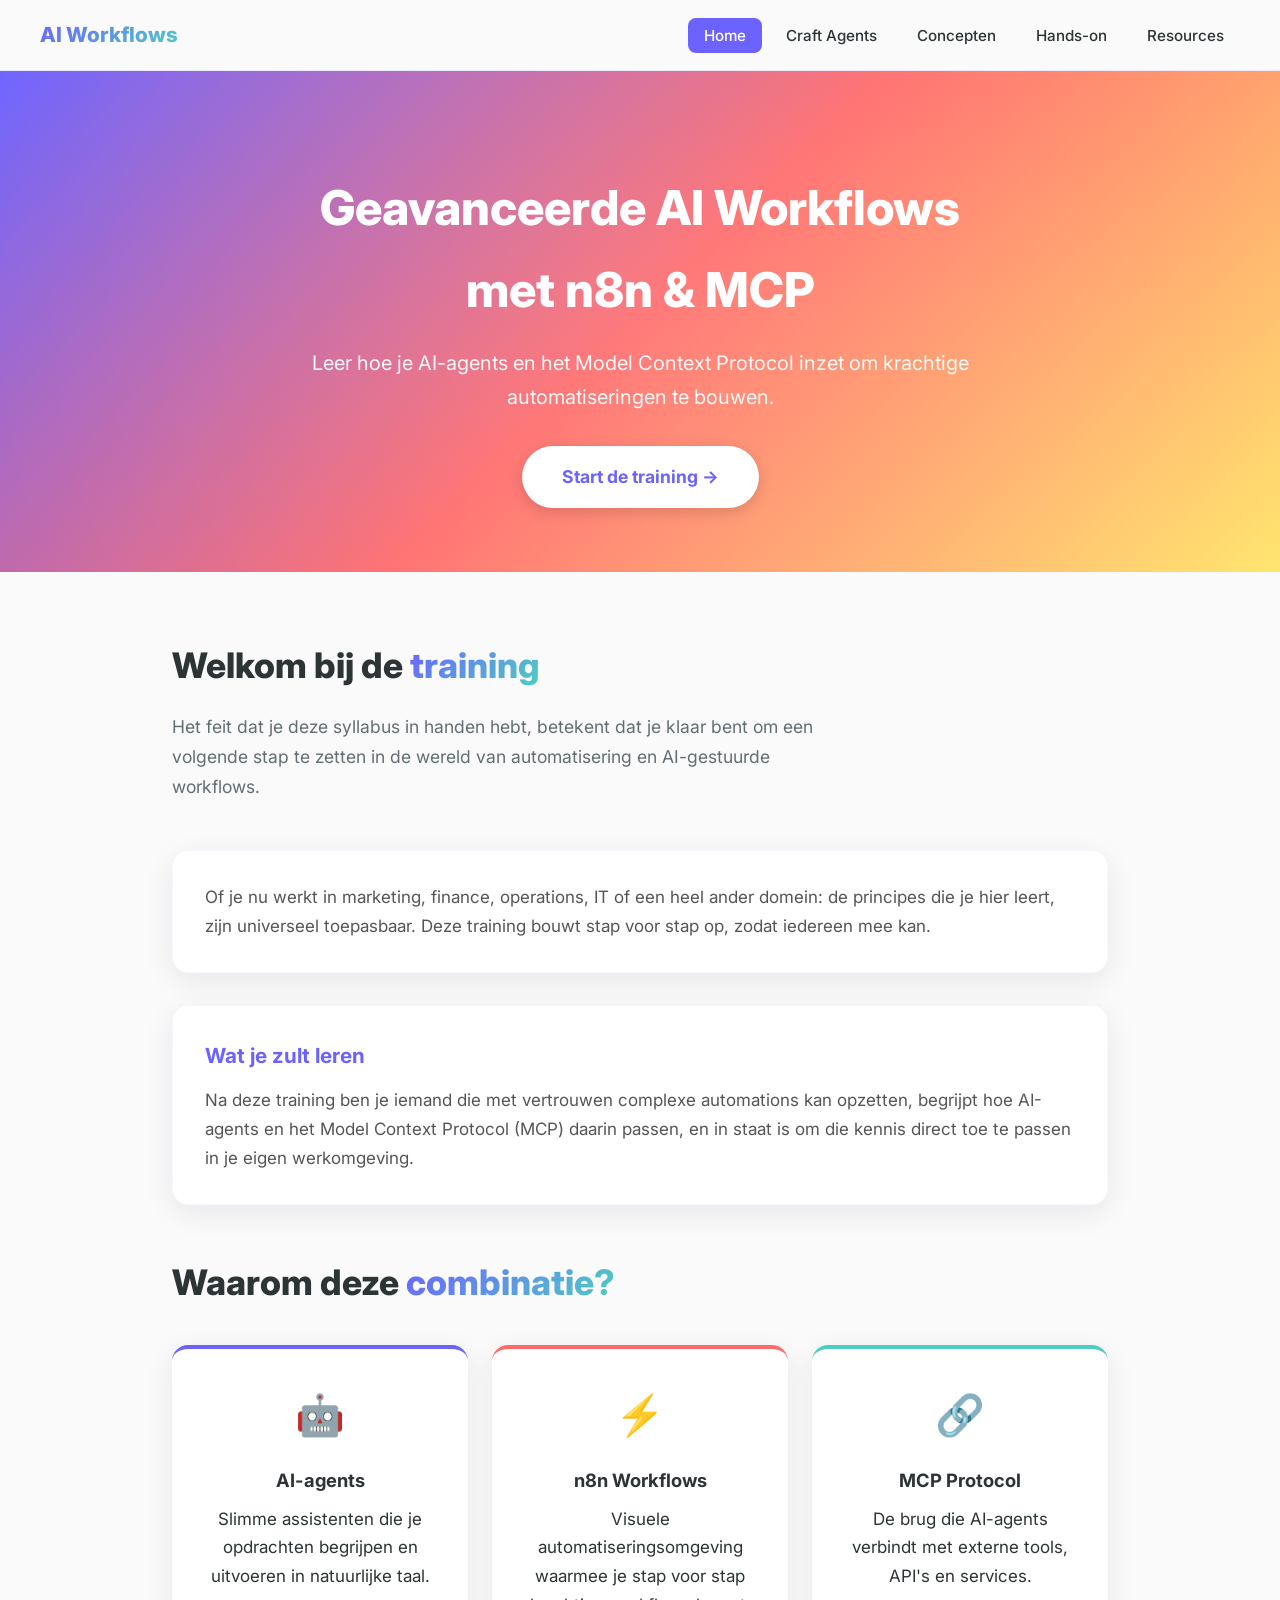
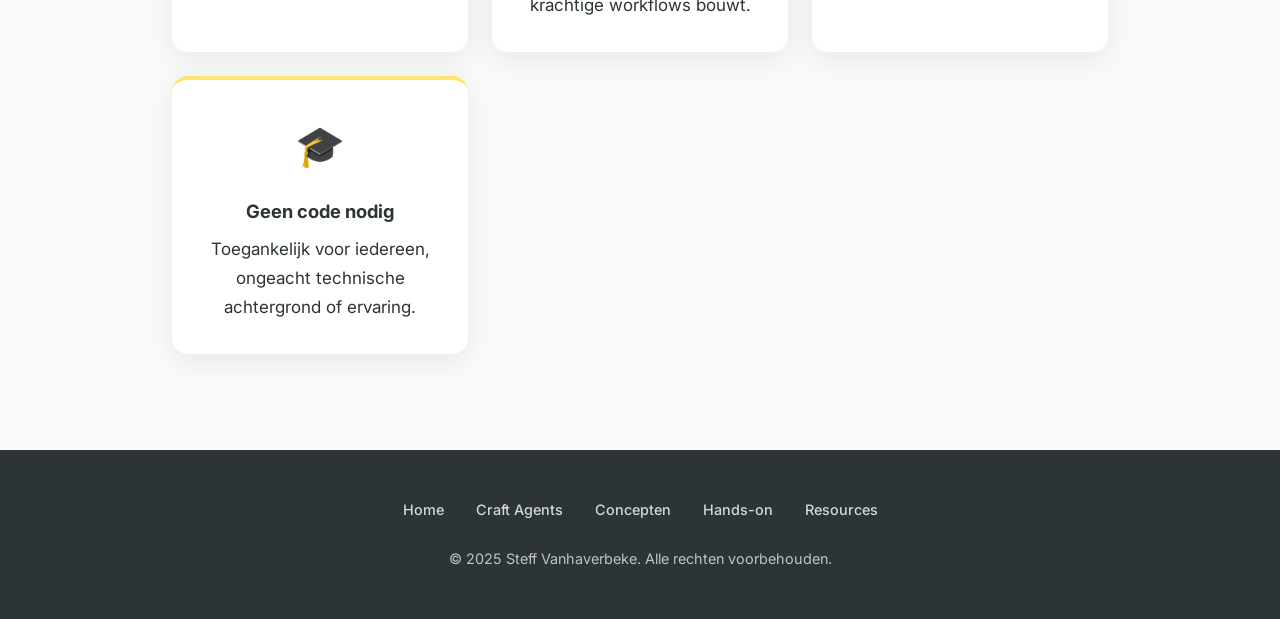
<file: index.html>
<!DOCTYPE html>
<html lang="nl">
<head>
  <meta charset="UTF-8">
  <meta name="viewport" content="width=device-width, initial-scale=1.0">
  <title>Geavanceerde AI Workflows met n8n & MCP</title>
  <link rel="preconnect" href="https://fonts.googleapis.com">
  <link href="https://fonts.googleapis.com/css2?family=Inter:wght@400;500;600;700;800&display=swap" rel="stylesheet">
  <link rel="stylesheet" href="style.css">
</head>
<body>
<nav>
  <div class="nav-inner">
    <a href="index.html" class="logo">AI Workflows</a>
    <button class="hamburger" onclick="document.querySelector('.nav-links').classList.toggle('open')"><span></span><span></span><span></span></button>
    <ul class="nav-links">
      <li><a href="index.html" class="active">Home</a></li>
      <li><a href="craft-agents.html">Craft Agents</a></li>
      <li><a href="concepten.html">Concepten</a></li>
      <li><a href="hands-on.html">Hands-on</a></li>
      <li><a href="resources.html">Resources</a></li>
    </ul>
  </div>
</nav>
<section class="hero">
  <h1>Geavanceerde AI Workflows<br>met n8n &amp; MCP</h1>
  <p>Leer hoe je AI-agents en het Model Context Protocol inzet om krachtige automatiseringen te bouwen.</p>
  <a href="craft-agents.html" class="cta-btn">Start de training &rarr;</a>
</section>
<div class="container">
  <h2 class="section-title">Welkom bij de <span class="highlight">training</span></h2>
  <p class="section-subtitle">Het feit dat je deze syllabus in handen hebt, betekent dat je klaar bent om een volgende stap te zetten in de wereld van automatisering en AI-gestuurde workflows.</p>
  <div class="card">
    <p>Of je nu werkt in marketing, finance, operations, IT of een heel ander domein: de principes die je hier leert, zijn universeel toepasbaar. Deze training bouwt stap voor stap op, zodat iedereen mee kan.</p>
  </div>
  <div class="card">
    <h3>Wat je zult leren</h3>
    <p>Na deze training ben je iemand die met vertrouwen complexe automations kan opzetten, begrijpt hoe AI-agents en het Model Context Protocol (MCP) daarin passen, en in staat is om die kennis direct toe te passen in je eigen werkomgeving.</p>
  </div>
  <h2 class="section-title" style="margin-top:3rem">Waarom deze <span class="highlight">combinatie?</span></h2>
  <div class="feature-grid">
    <div class="feature-card"><div class="icon">&#129302;</div><h3>AI-agents</h3><p>Slimme assistenten die je opdrachten begrijpen en uitvoeren in natuurlijke taal.</p></div>
    <div class="feature-card"><div class="icon">&#9889;</div><h3>n8n Workflows</h3><p>Visuele automatiseringsomgeving waarmee je stap voor stap krachtige workflows bouwt.</p></div>
    <div class="feature-card"><div class="icon">&#128279;</div><h3>MCP Protocol</h3><p>De brug die AI-agents verbindt met externe tools, API's en services.</p></div>
    <div class="feature-card"><div class="icon">&#127891;</div><h3>Geen code nodig</h3><p>Toegankelijk voor iedereen, ongeacht technische achtergrond of ervaring.</p></div>
  </div>
</div>
<footer>
  <ul class="footer-nav">
    <li><a href="index.html">Home</a></li>
    <li><a href="craft-agents.html">Craft Agents</a></li>
    <li><a href="concepten.html">Concepten</a></li>
    <li><a href="hands-on.html">Hands-on</a></li>
    <li><a href="resources.html">Resources</a></li>
  </ul>
  <p>&copy; 2025 Steff Vanhaverbeke. Alle rechten voorbehouden.</p>
</footer>
</body>
</html>
</file>
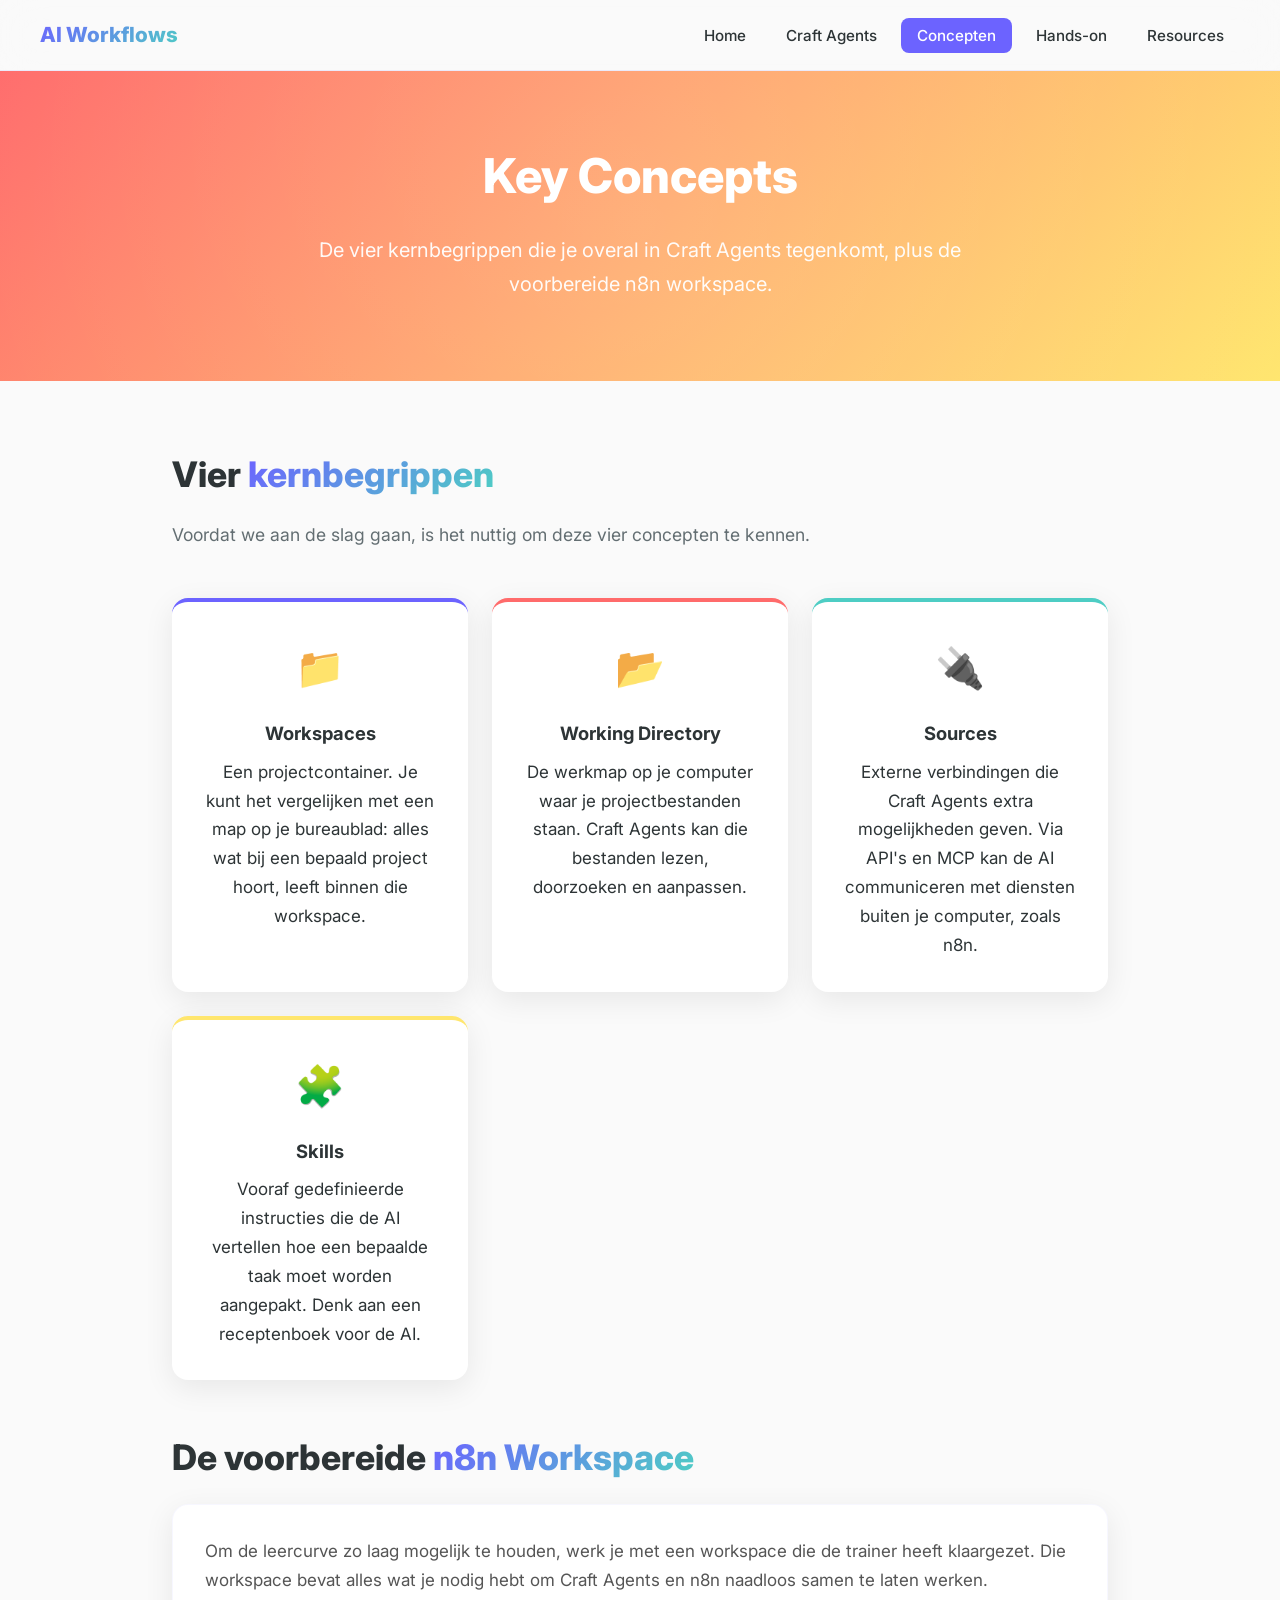
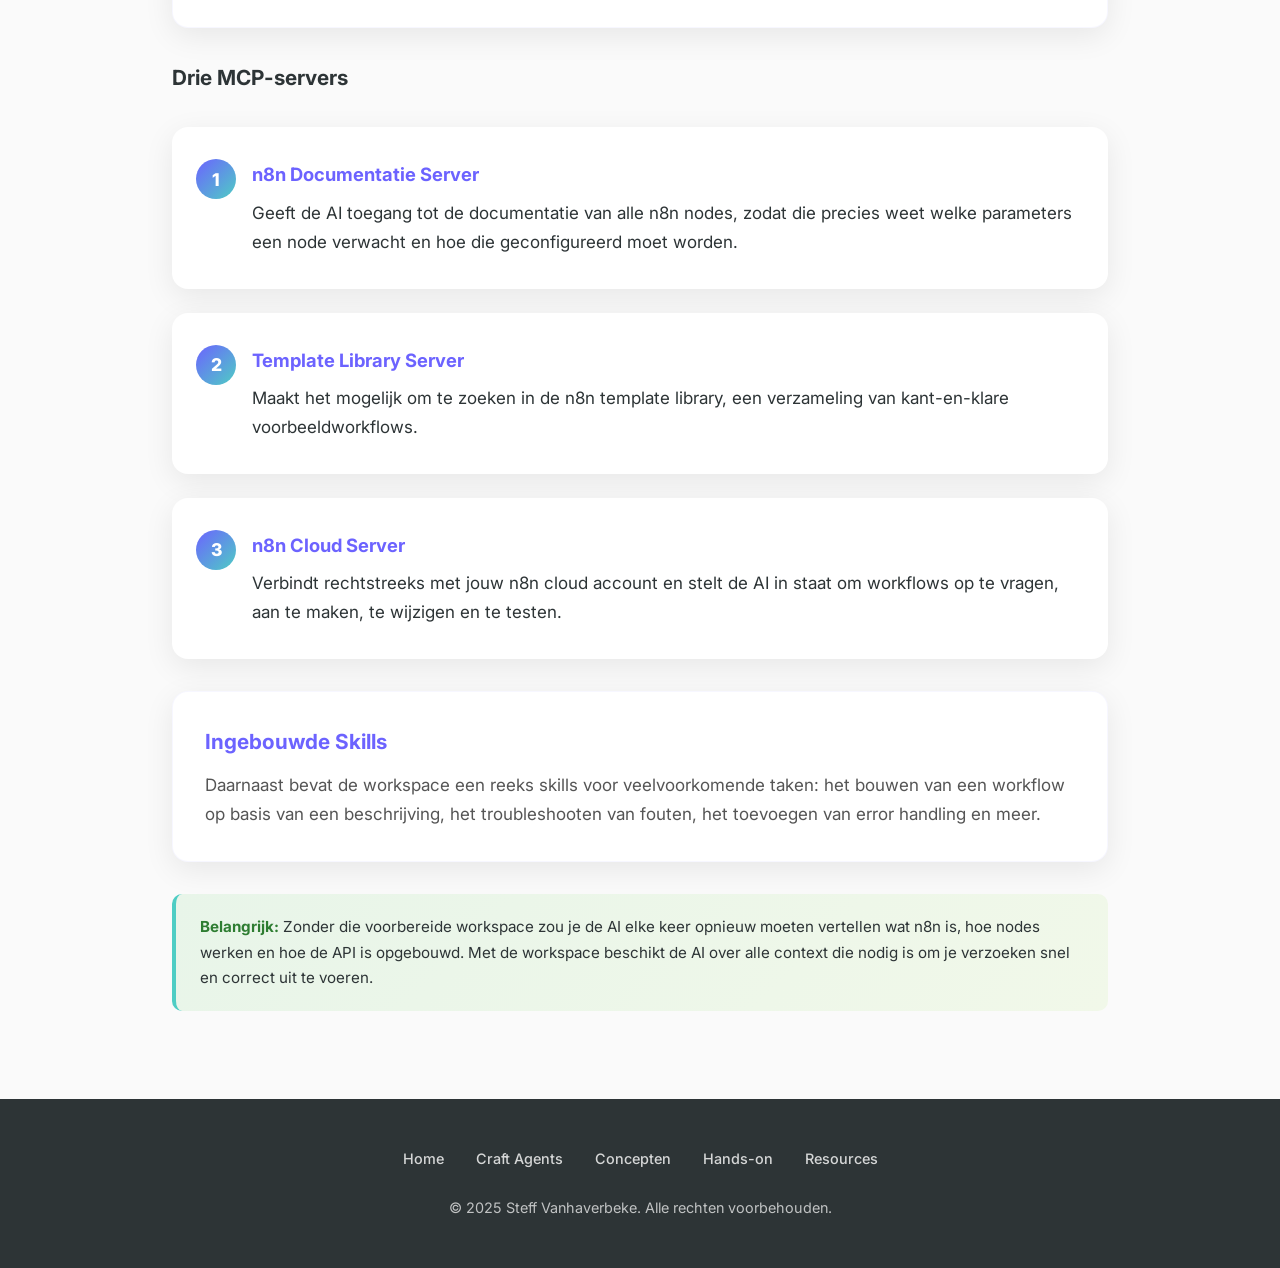
<file: concepten.html>
<!DOCTYPE html>
<html lang="nl">
<head>
  <meta charset="UTF-8">
  <meta name="viewport" content="width=device-width, initial-scale=1.0">
  <title>Concepten - AI Workflows</title>
  <link rel="preconnect" href="https://fonts.googleapis.com">
  <link href="https://fonts.googleapis.com/css2?family=Inter:wght@400;500;600;700;800&display=swap" rel="stylesheet">
  <link rel="stylesheet" href="style.css">
</head>
<body>
<nav><div class="nav-inner"><a href="index.html" class="logo">AI Workflows</a><button class="hamburger" onclick="document.querySelector('.nav-links').classList.toggle('open')"><span></span><span></span><span></span></button><ul class="nav-links"><li><a href="index.html">Home</a></li><li><a href="craft-agents.html">Craft Agents</a></li><li><a href="concepten.html" class="active">Concepten</a></li><li><a href="hands-on.html">Hands-on</a></li><li><a href="resources.html">Resources</a></li></ul></div></nav>
<section class="hero" style="padding:4rem 2rem 3rem;background:var(--gradient-2)"><h1>Key Concepts</h1><p>De vier kernbegrippen die je overal in Craft Agents tegenkomt, plus de voorbereide n8n workspace.</p></section>
<div class="container">
  <h2 class="section-title">Vier <span class="highlight">kernbegrippen</span></h2>
  <p class="section-subtitle">Voordat we aan de slag gaan, is het nuttig om deze vier concepten te kennen.</p>
  <div class="feature-grid">
    <div class="feature-card"><div class="icon">&#128193;</div><h3>Workspaces</h3><p>Een projectcontainer. Je kunt het vergelijken met een map op je bureaublad: alles wat bij een bepaald project hoort, leeft binnen die workspace.</p></div>
    <div class="feature-card"><div class="icon">&#128194;</div><h3>Working Directory</h3><p>De werkmap op je computer waar je projectbestanden staan. Craft Agents kan die bestanden lezen, doorzoeken en aanpassen.</p></div>
    <div class="feature-card"><div class="icon">&#128268;</div><h3>Sources</h3><p>Externe verbindingen die Craft Agents extra mogelijkheden geven. Via API's en MCP kan de AI communiceren met diensten buiten je computer, zoals n8n.</p></div>
    <div class="feature-card"><div class="icon">&#129513;</div><h3>Skills</h3><p>Vooraf gedefinieerde instructies die de AI vertellen hoe een bepaalde taak moet worden aangepakt. Denk aan een receptenboek voor de AI.</p></div>
  </div>
  <h2 class="section-title" style="margin-top:3rem">De voorbereide <span class="highlight">n8n Workspace</span></h2>
  <div class="card"><p>Om de leercurve zo laag mogelijk te houden, werk je met een workspace die de trainer heeft klaargezet. Die workspace bevat alles wat je nodig hebt om Craft Agents en n8n naadloos samen te laten werken.</p></div>
  <h3 style="margin:2rem 0 1rem;font-size:1.3rem">Drie MCP-servers</h3>
  <div class="steps">
    <div class="step"><h3>n8n Documentatie Server</h3><p>Geeft de AI toegang tot de documentatie van alle n8n nodes, zodat die precies weet welke parameters een node verwacht en hoe die geconfigureerd moet worden.</p></div>
    <div class="step"><h3>Template Library Server</h3><p>Maakt het mogelijk om te zoeken in de n8n template library, een verzameling van kant-en-klare voorbeeldworkflows.</p></div>
    <div class="step"><h3>n8n Cloud Server</h3><p>Verbindt rechtstreeks met jouw n8n cloud account en stelt de AI in staat om workflows op te vragen, aan te maken, te wijzigen en te testen.</p></div>
  </div>
  <div class="card" style="margin-top:2rem"><h3>Ingebouwde Skills</h3><p>Daarnaast bevat de workspace een reeks skills voor veelvoorkomende taken: het bouwen van een workflow op basis van een beschrijving, het troubleshooten van fouten, het toevoegen van error handling en meer.</p></div>
  <div class="tip"><strong>Belangrijk:</strong> Zonder die voorbereide workspace zou je de AI elke keer opnieuw moeten vertellen wat n8n is, hoe nodes werken en hoe de API is opgebouwd. Met de workspace beschikt de AI over alle context die nodig is om je verzoeken snel en correct uit te voeren.</div>
</div>
<footer><ul class="footer-nav"><li><a href="index.html">Home</a></li><li><a href="craft-agents.html">Craft Agents</a></li><li><a href="concepten.html">Concepten</a></li><li><a href="hands-on.html">Hands-on</a></li><li><a href="resources.html">Resources</a></li></ul><p>&copy; 2025 Steff Vanhaverbeke. Alle rechten voorbehouden.</p></footer>
</body>
</html>
</file>
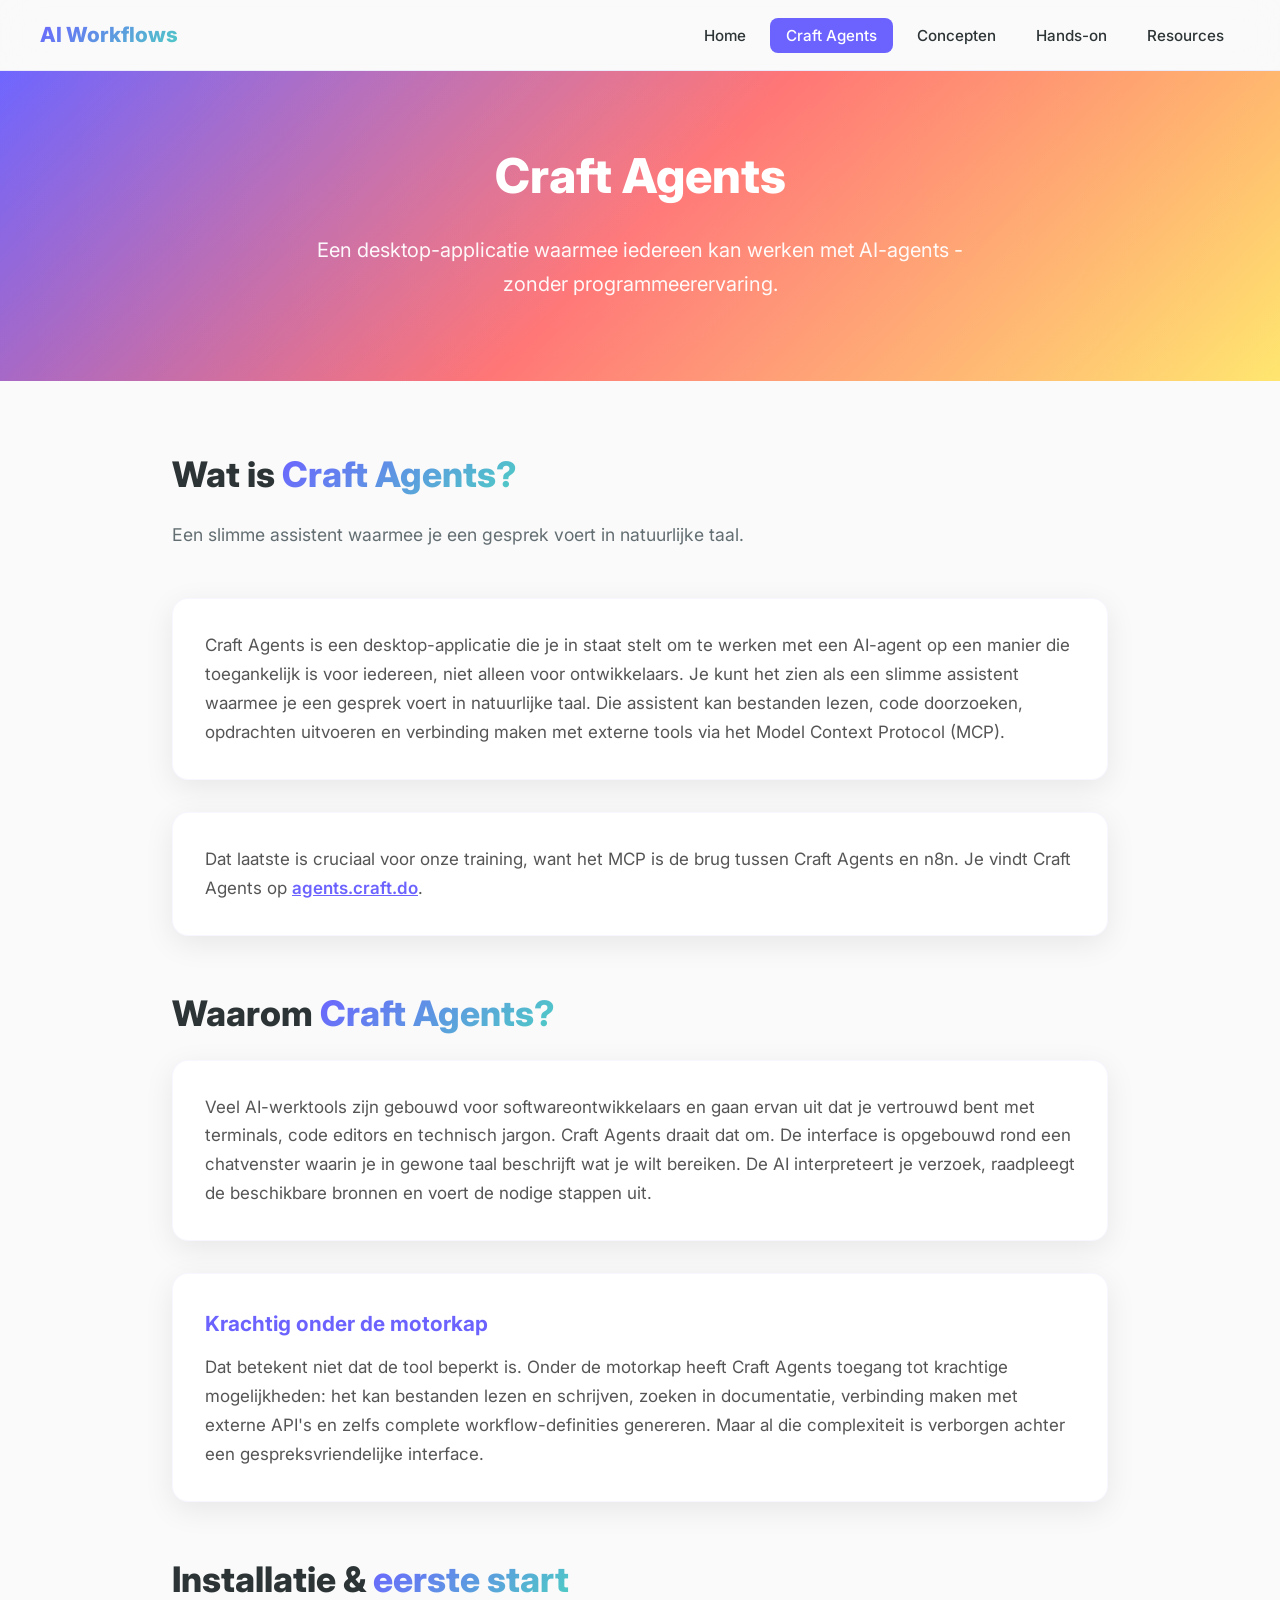
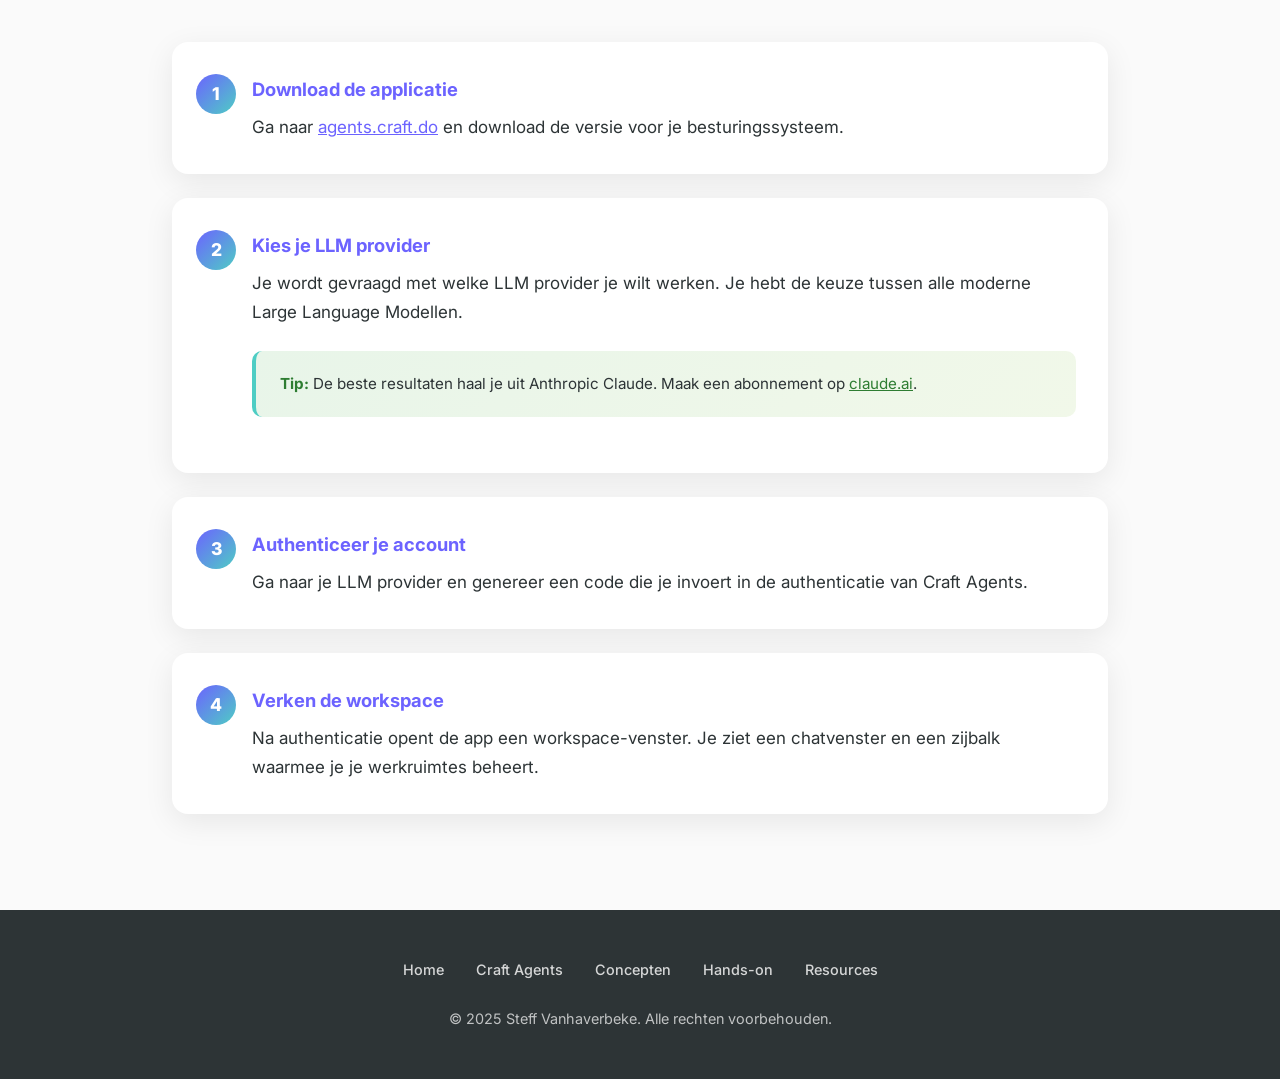
<file: craft-agents.html>
<!DOCTYPE html>
<html lang="nl">
<head>
  <meta charset="UTF-8">
  <meta name="viewport" content="width=device-width, initial-scale=1.0">
  <title>Craft Agents - AI Workflows</title>
  <link rel="preconnect" href="https://fonts.googleapis.com">
  <link href="https://fonts.googleapis.com/css2?family=Inter:wght@400;500;600;700;800&display=swap" rel="stylesheet">
  <link rel="stylesheet" href="style.css">
</head>
<body>
<nav><div class="nav-inner"><a href="index.html" class="logo">AI Workflows</a><button class="hamburger" onclick="document.querySelector('.nav-links').classList.toggle('open')"><span></span><span></span><span></span></button><ul class="nav-links"><li><a href="index.html">Home</a></li><li><a href="craft-agents.html" class="active">Craft Agents</a></li><li><a href="concepten.html">Concepten</a></li><li><a href="hands-on.html">Hands-on</a></li><li><a href="resources.html">Resources</a></li></ul></div></nav>
<section class="hero" style="padding:4rem 2rem 3rem"><h1>Craft Agents</h1><p>Een desktop-applicatie waarmee iedereen kan werken met AI-agents - zonder programmeerervaring.</p></section>
<div class="container">
  <h2 class="section-title">Wat is <span class="highlight">Craft Agents?</span></h2>
  <p class="section-subtitle">Een slimme assistent waarmee je een gesprek voert in natuurlijke taal.</p>
  <div class="card"><p>Craft Agents is een desktop-applicatie die je in staat stelt om te werken met een AI-agent op een manier die toegankelijk is voor iedereen, niet alleen voor ontwikkelaars. Je kunt het zien als een slimme assistent waarmee je een gesprek voert in natuurlijke taal. Die assistent kan bestanden lezen, code doorzoeken, opdrachten uitvoeren en verbinding maken met externe tools via het Model Context Protocol (MCP).</p></div>
  <div class="card"><p>Dat laatste is cruciaal voor onze training, want het MCP is de brug tussen Craft Agents en n8n. Je vindt Craft Agents op <a href="https://agents.craft.do" target="_blank" style="color:var(--primary);font-weight:600">agents.craft.do</a>.</p></div>
  <h2 class="section-title" style="margin-top:3rem">Waarom <span class="highlight">Craft Agents?</span></h2>
  <div class="card"><p>Veel AI-werktools zijn gebouwd voor softwareontwikkelaars en gaan ervan uit dat je vertrouwd bent met terminals, code editors en technisch jargon. Craft Agents draait dat om. De interface is opgebouwd rond een chatvenster waarin je in gewone taal beschrijft wat je wilt bereiken. De AI interpreteert je verzoek, raadpleegt de beschikbare bronnen en voert de nodige stappen uit.</p></div>
  <div class="card"><h3>Krachtig onder de motorkap</h3><p>Dat betekent niet dat de tool beperkt is. Onder de motorkap heeft Craft Agents toegang tot krachtige mogelijkheden: het kan bestanden lezen en schrijven, zoeken in documentatie, verbinding maken met externe API's en zelfs complete workflow-definities genereren. Maar al die complexiteit is verborgen achter een gespreksvriendelijke interface.</p></div>
  <h2 class="section-title" style="margin-top:3rem">Installatie &amp; <span class="highlight">eerste start</span></h2>
  <div class="steps">
    <div class="step"><h3>Download de applicatie</h3><p>Ga naar <a href="https://agents.craft.do" target="_blank" style="color:var(--primary)">agents.craft.do</a> en download de versie voor je besturingssysteem.</p></div>
    <div class="step"><h3>Kies je LLM provider</h3><p>Je wordt gevraagd met welke LLM provider je wilt werken. Je hebt de keuze tussen alle moderne Large Language Modellen.</p><div class="tip"><strong>Tip:</strong> De beste resultaten haal je uit Anthropic Claude. Maak een abonnement op <a href="https://claude.ai" target="_blank" style="color:#2e7d32">claude.ai</a>.</div></div>
    <div class="step"><h3>Authenticeer je account</h3><p>Ga naar je LLM provider en genereer een code die je invoert in de authenticatie van Craft Agents.</p></div>
    <div class="step"><h3>Verken de workspace</h3><p>Na authenticatie opent de app een workspace-venster. Je ziet een chatvenster en een zijbalk waarmee je je werkruimtes beheert.</p></div>
  </div>
</div>
<footer><ul class="footer-nav"><li><a href="index.html">Home</a></li><li><a href="craft-agents.html">Craft Agents</a></li><li><a href="concepten.html">Concepten</a></li><li><a href="hands-on.html">Hands-on</a></li><li><a href="resources.html">Resources</a></li></ul><p>&copy; 2025 Steff Vanhaverbeke. Alle rechten voorbehouden.</p></footer>
</body>
</html>
</file>
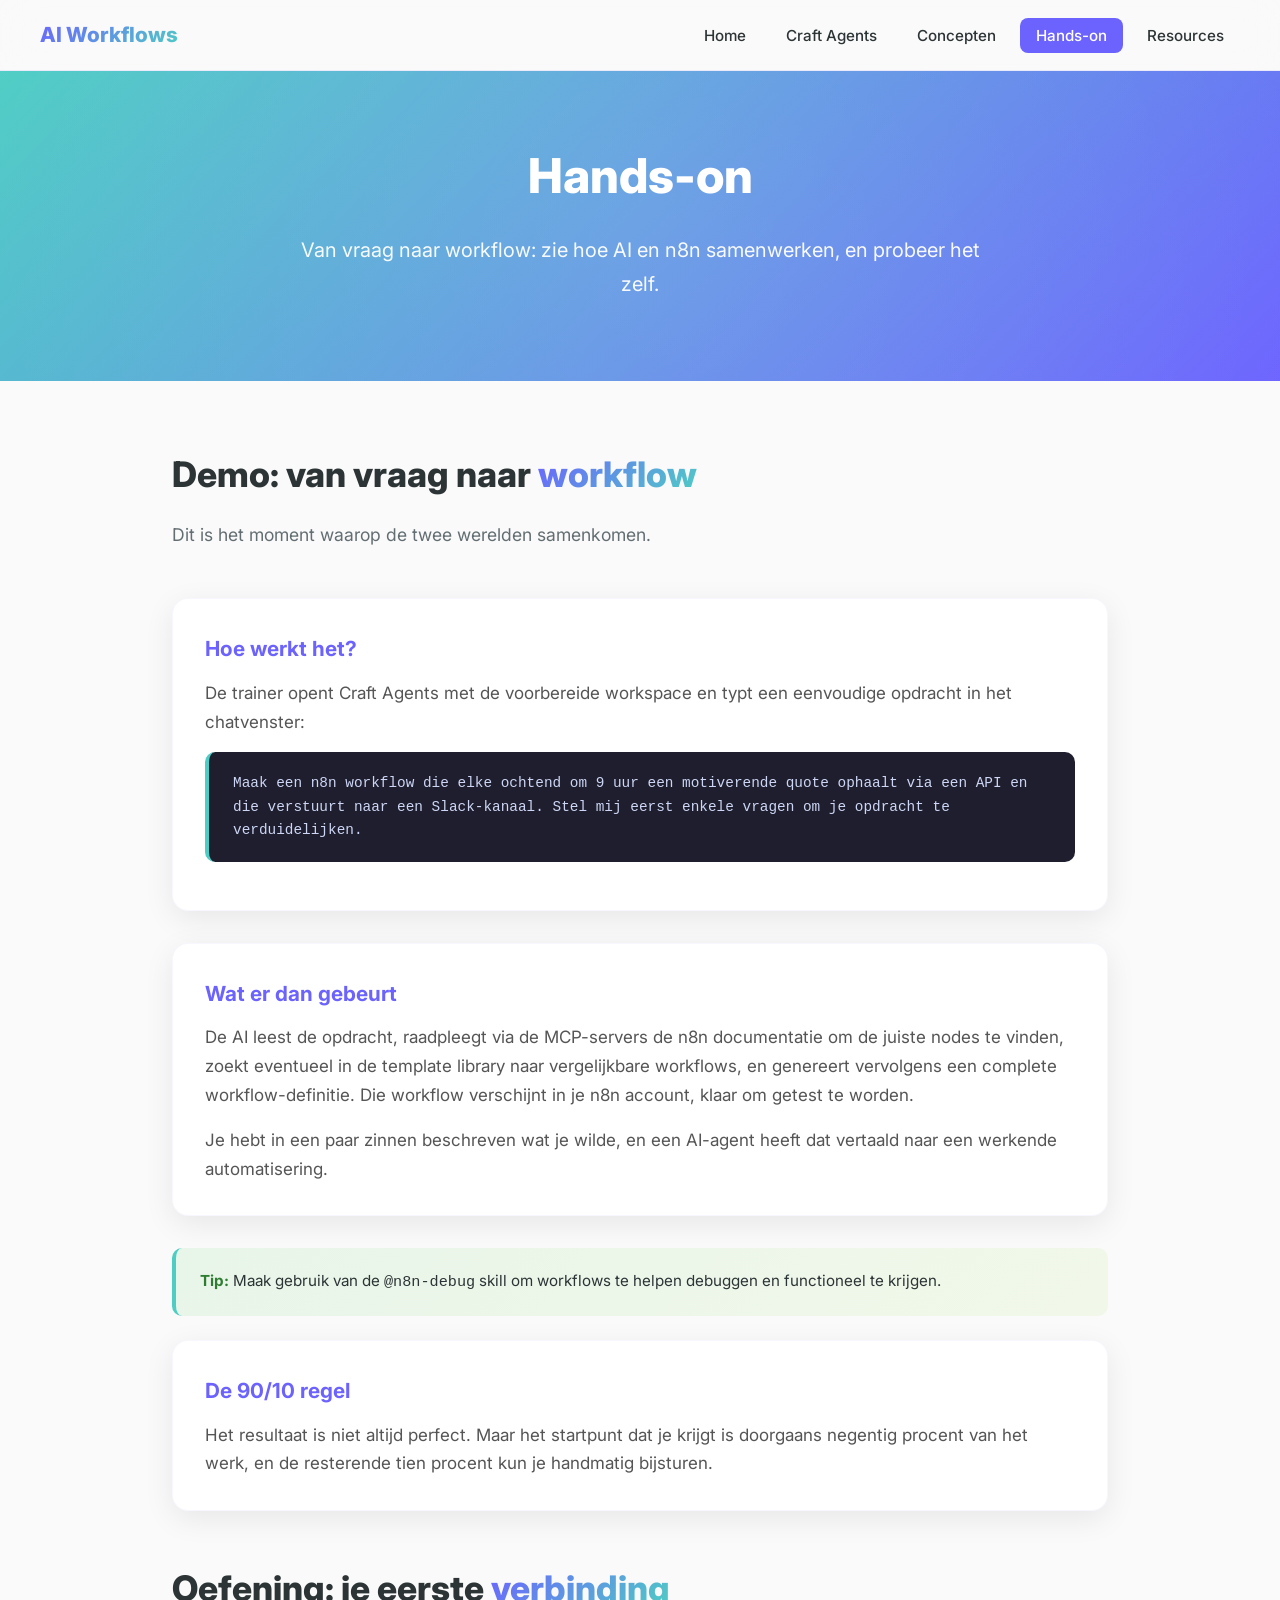
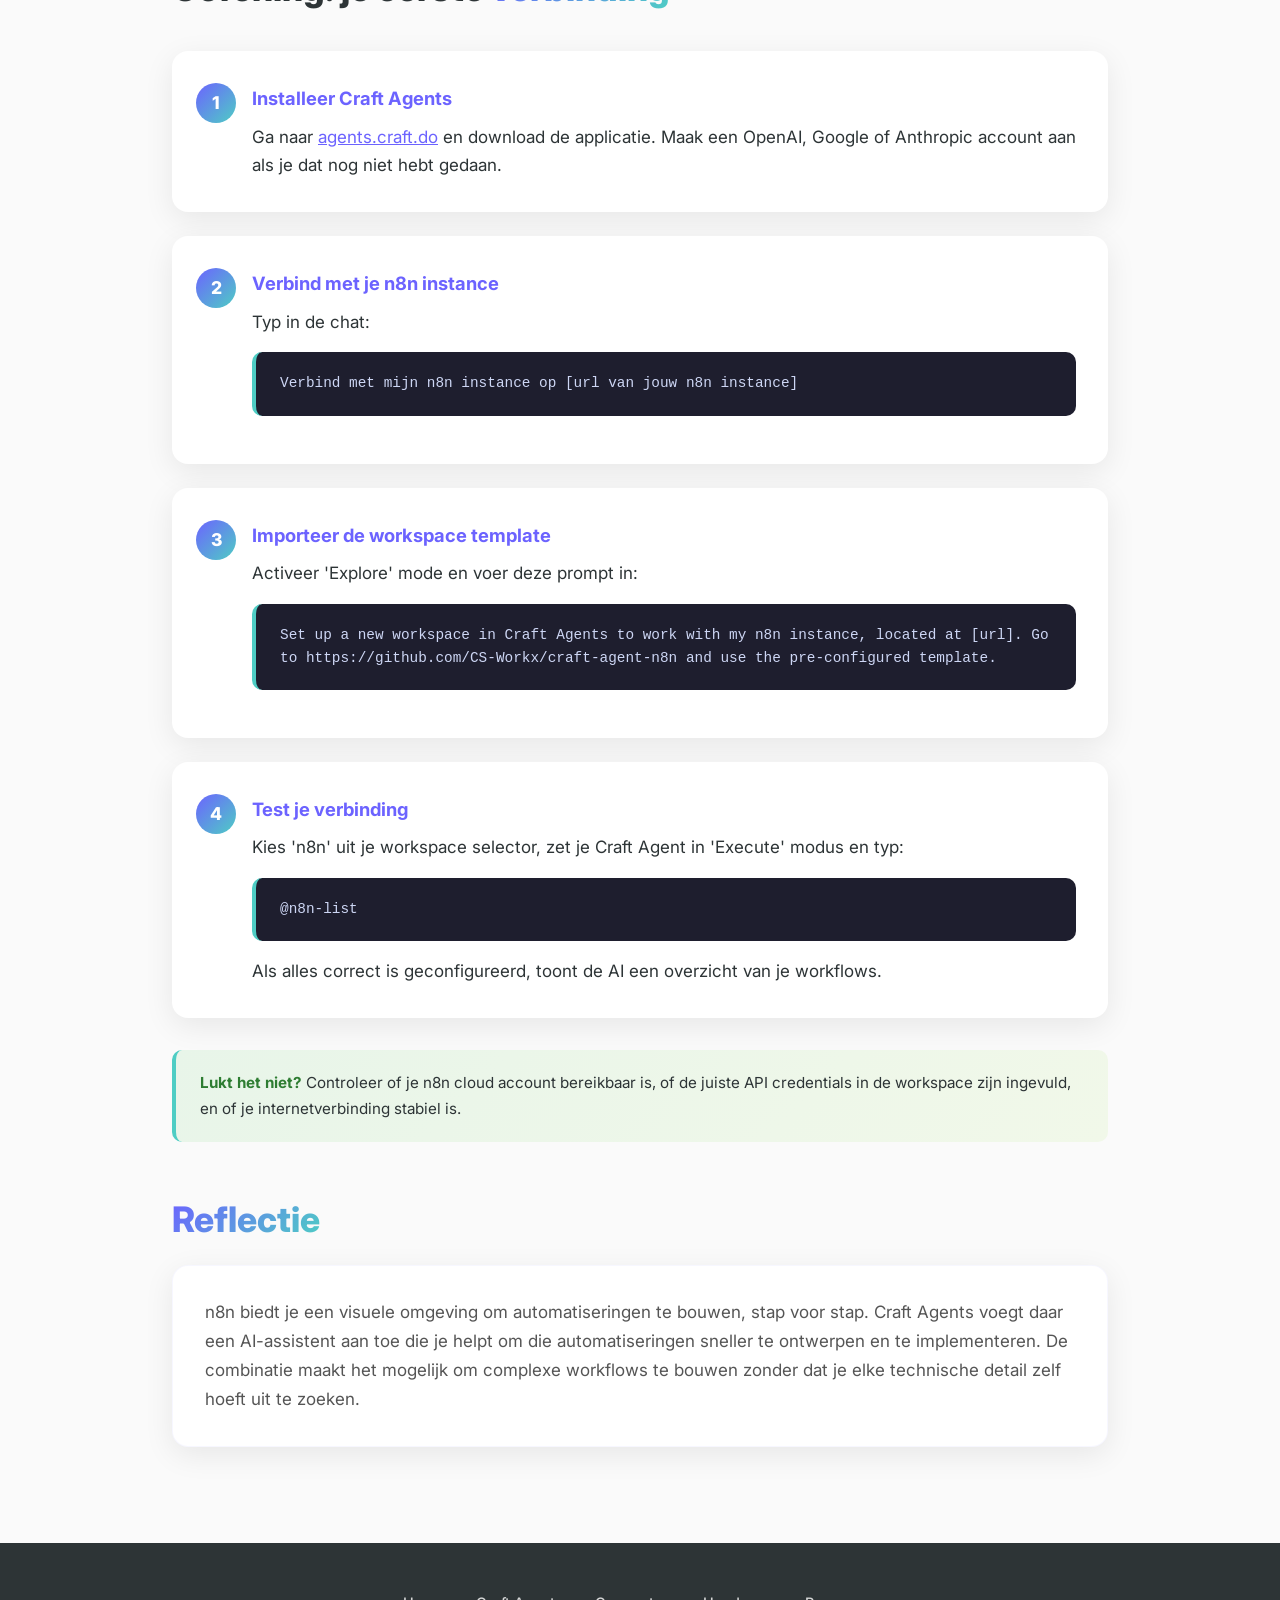
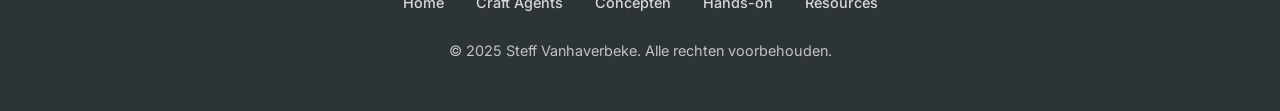
<file: hands-on.html>
<!DOCTYPE html>
<html lang="nl">
<head>
  <meta charset="UTF-8">
  <meta name="viewport" content="width=device-width, initial-scale=1.0">
  <title>Hands-on - AI Workflows</title>
  <link rel="preconnect" href="https://fonts.googleapis.com">
  <link href="https://fonts.googleapis.com/css2?family=Inter:wght@400;500;600;700;800&display=swap" rel="stylesheet">
  <link rel="stylesheet" href="style.css">
</head>
<body>
<nav><div class="nav-inner"><a href="index.html" class="logo">AI Workflows</a><button class="hamburger" onclick="document.querySelector('.nav-links').classList.toggle('open')"><span></span><span></span><span></span></button><ul class="nav-links"><li><a href="index.html">Home</a></li><li><a href="craft-agents.html">Craft Agents</a></li><li><a href="concepten.html">Concepten</a></li><li><a href="hands-on.html" class="active">Hands-on</a></li><li><a href="resources.html">Resources</a></li></ul></div></nav>
<section class="hero" style="padding:4rem 2rem 3rem;background:linear-gradient(135deg,#4ECDC4 0%,#6C63FF 100%)"><h1>Hands-on</h1><p>Van vraag naar workflow: zie hoe AI en n8n samenwerken, en probeer het zelf.</p></section>
<div class="container">
  <h2 class="section-title">Demo: van vraag naar <span class="highlight">workflow</span></h2>
  <p class="section-subtitle">Dit is het moment waarop de twee werelden samenkomen.</p>
  <div class="card"><h3>Hoe werkt het?</h3><p>De trainer opent Craft Agents met de voorbereide workspace en typt een eenvoudige opdracht in het chatvenster:</p><div class="code-block">Maak een n8n workflow die elke ochtend om 9 uur een motiverende quote ophaalt via een API en die verstuurt naar een Slack-kanaal. Stel mij eerst enkele vragen om je opdracht te verduidelijken.</div></div>
  <div class="card"><h3>Wat er dan gebeurt</h3><p>De AI leest de opdracht, raadpleegt via de MCP-servers de n8n documentatie om de juiste nodes te vinden, zoekt eventueel in de template library naar vergelijkbare workflows, en genereert vervolgens een complete workflow-definitie. Die workflow verschijnt in je n8n account, klaar om getest te worden.</p><p style="margin-top:1rem">Je hebt in een paar zinnen beschreven wat je wilde, en een AI-agent heeft dat vertaald naar een werkende automatisering.</p></div>
  <div class="tip"><strong>Tip:</strong> Maak gebruik van de <code>@n8n-debug</code> skill om workflows te helpen debuggen en functioneel te krijgen.</div>
  <div class="card"><h3>De 90/10 regel</h3><p>Het resultaat is niet altijd perfect. Maar het startpunt dat je krijgt is doorgaans negentig procent van het werk, en de resterende tien procent kun je handmatig bijsturen.</p></div>
  <h2 class="section-title" style="margin-top:3rem">Oefening: je eerste <span class="highlight">verbinding</span></h2>
  <div class="steps">
    <div class="step"><h3>Installeer Craft Agents</h3><p>Ga naar <a href="https://agents.craft.do" target="_blank" style="color:var(--primary)">agents.craft.do</a> en download de applicatie. Maak een OpenAI, Google of Anthropic account aan als je dat nog niet hebt gedaan.</p></div>
    <div class="step"><h3>Verbind met je n8n instance</h3><p>Typ in de chat:</p><div class="code-block">Verbind met mijn n8n instance op [url van jouw n8n instance]</div></div>
    <div class="step"><h3>Importeer de workspace template</h3><p>Activeer 'Explore' mode en voer deze prompt in:</p><div class="code-block">Set up a new workspace in Craft Agents to work with my n8n instance, located at [url]. Go to https://github.com/CS-Workx/craft-agent-n8n and use the pre-configured template.</div></div>
    <div class="step"><h3>Test je verbinding</h3><p>Kies 'n8n' uit je workspace selector, zet je Craft Agent in 'Execute' modus en typ:</p><div class="code-block">@n8n-list</div><p style="margin-top:0.75rem">Als alles correct is geconfigureerd, toont de AI een overzicht van je workflows.</p></div>
  </div>
  <div class="tip"><strong>Lukt het niet?</strong> Controleer of je n8n cloud account bereikbaar is, of de juiste API credentials in de workspace zijn ingevuld, en of je internetverbinding stabiel is.</div>
  <h2 class="section-title" style="margin-top:3rem"><span class="highlight">Reflectie</span></h2>
  <div class="card"><p>n8n biedt je een visuele omgeving om automatiseringen te bouwen, stap voor stap. Craft Agents voegt daar een AI-assistent aan toe die je helpt om die automatiseringen sneller te ontwerpen en te implementeren. De combinatie maakt het mogelijk om complexe workflows te bouwen zonder dat je elke technische detail zelf hoeft uit te zoeken.</p></div>
</div>
<footer><ul class="footer-nav"><li><a href="index.html">Home</a></li><li><a href="craft-agents.html">Craft Agents</a></li><li><a href="concepten.html">Concepten</a></li><li><a href="hands-on.html">Hands-on</a></li><li><a href="resources.html">Resources</a></li></ul><p>&copy; 2025 Steff Vanhaverbeke. Alle rechten voorbehouden.</p></footer>
</body>
</html>
</file>
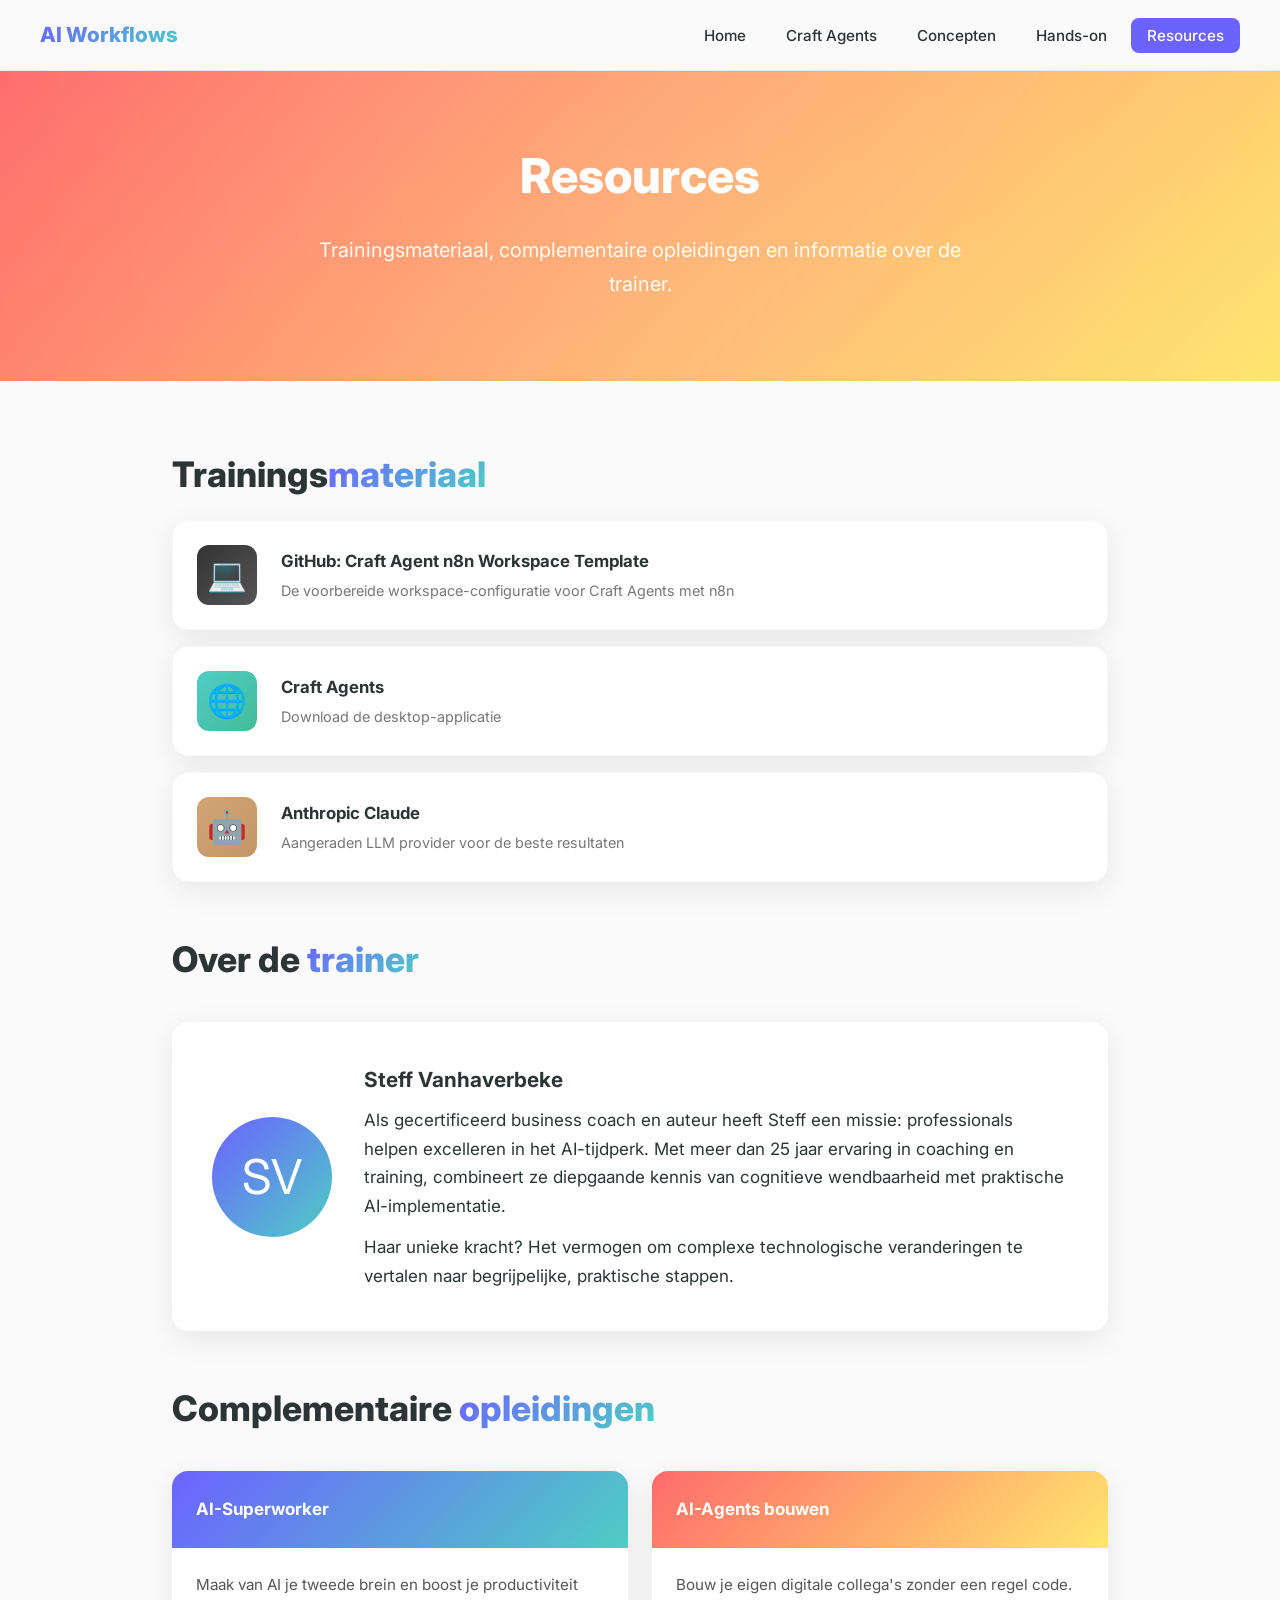
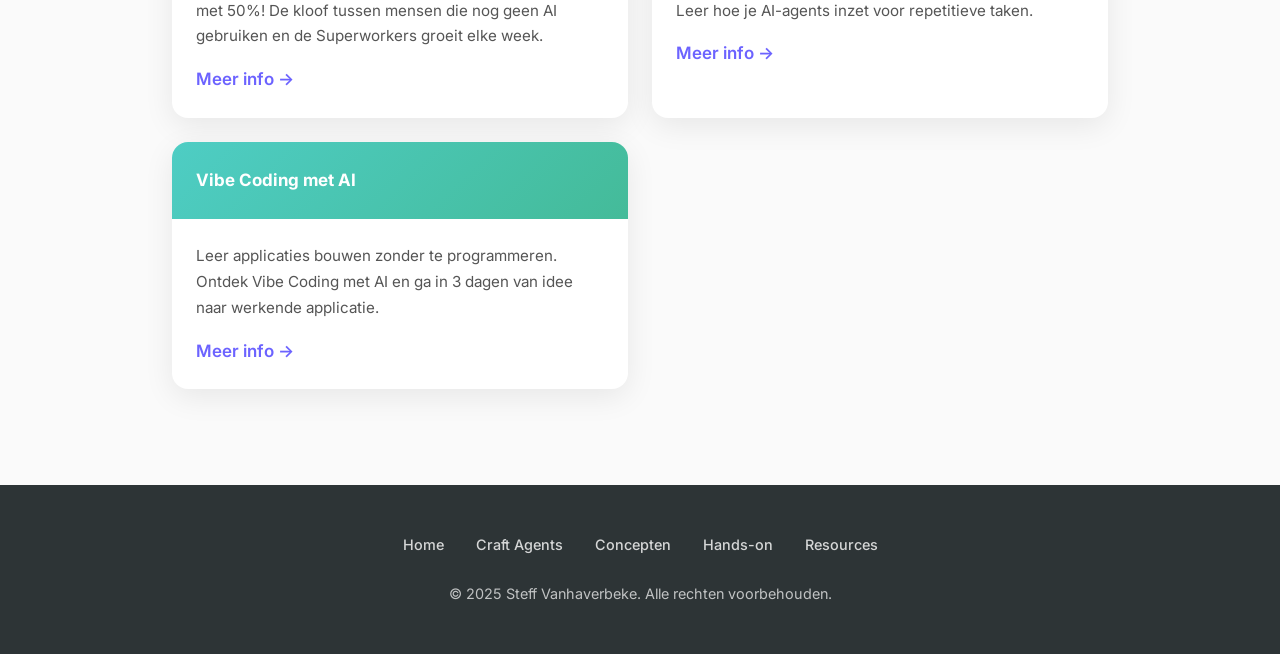
<file: resources.html>
<!DOCTYPE html>
<html lang="nl">
<head>
  <meta charset="UTF-8">
  <meta name="viewport" content="width=device-width, initial-scale=1.0">
  <title>Resources - AI Workflows</title>
  <link rel="preconnect" href="https://fonts.googleapis.com">
  <link href="https://fonts.googleapis.com/css2?family=Inter:wght@400;500;600;700;800&display=swap" rel="stylesheet">
  <link rel="stylesheet" href="style.css">
</head>
<body>
<nav><div class="nav-inner"><a href="index.html" class="logo">AI Workflows</a><button class="hamburger" onclick="document.querySelector('.nav-links').classList.toggle('open')"><span></span><span></span><span></span></button><ul class="nav-links"><li><a href="index.html">Home</a></li><li><a href="craft-agents.html">Craft Agents</a></li><li><a href="concepten.html">Concepten</a></li><li><a href="hands-on.html">Hands-on</a></li><li><a href="resources.html" class="active">Resources</a></li></ul></div></nav>
<section class="hero" style="padding:4rem 2rem 3rem;background:linear-gradient(135deg,#FF6B6B 0%,#FFE66D 100%)"><h1>Resources</h1><p>Trainingsmateriaal, complementaire opleidingen en informatie over de trainer.</p></section>
<div class="container">
  <h2 class="section-title">Trainings<span class="highlight">materiaal</span></h2>
  <a href="https://github.com/CS-Workx/craft-agent-n8n" target="_blank" class="link-card"><div class="link-icon" style="background:linear-gradient(135deg,#333,#555)">&#128187;</div><div><h3>GitHub: Craft Agent n8n Workspace Template</h3><p>De voorbereide workspace-configuratie voor Craft Agents met n8n</p></div></a>
  <a href="https://agents.craft.do" target="_blank" class="link-card"><div class="link-icon" style="background:linear-gradient(135deg,#4ECDC4,#44BB99)">&#127760;</div><div><h3>Craft Agents</h3><p>Download de desktop-applicatie</p></div></a>
  <a href="https://claude.ai" target="_blank" class="link-card"><div class="link-icon" style="background:linear-gradient(135deg,#D4A574,#C49565)">&#129302;</div><div><h3>Anthropic Claude</h3><p>Aangeraden LLM provider voor de beste resultaten</p></div></a>
  <h2 class="section-title" style="margin-top:3rem">Over de <span class="highlight">trainer</span></h2>
  <div class="trainer-section"><div class="trainer-avatar">SV</div><div><h3 style="font-size:1.3rem;margin-bottom:0.5rem">Steff Vanhaverbeke</h3><p>Als gecertificeerd business coach en auteur heeft Steff een missie: professionals helpen excelleren in het AI-tijdperk. Met meer dan 25 jaar ervaring in coaching en training, combineert ze diepgaande kennis van cognitieve wendbaarheid met praktische AI-implementatie.</p><p style="margin-top:0.75rem">Haar unieke kracht? Het vermogen om complexe technologische veranderingen te vertalen naar begrijpelijke, praktische stappen.</p></div></div>
  <h2 class="section-title" style="margin-top:3rem">Complementaire <span class="highlight">opleidingen</span></h2>
  <div class="course-grid">
    <div class="course-card"><div class="course-header">AI-Superworker</div><div class="course-body"><p>Maak van AI je tweede brein en boost je productiviteit met 50%! De kloof tussen mensen die nog geen AI gebruiken en de Superworkers groeit elke week.</p><a href="https://www.syntra-ab.be/opleidingen/ai-agents-bouw-je-eigen-digitale-collegas-zonder-een-regel-code" target="_blank">Meer info &rarr;</a></div></div>
    <div class="course-card"><div class="course-header">AI-Agents bouwen</div><div class="course-body"><p>Bouw je eigen digitale collega's zonder een regel code. Leer hoe je AI-agents inzet voor repetitieve taken.</p><a href="https://www.syntra-ab.be/opleidingen/ai-agents-bouw-je-eigen-digitale-collegas-zonder-een-regel-code" target="_blank">Meer info &rarr;</a></div></div>
    <div class="course-card"><div class="course-header">Vibe Coding met AI</div><div class="course-body"><p>Leer applicaties bouwen zonder te programmeren. Ontdek Vibe Coding met AI en ga in 3 dagen van idee naar werkende applicatie.</p><a href="https://www.syntra-ab.be/opleidingen/vibe-coding-met-ai-applicaties-bouwen-zonder-programmeerkennis" target="_blank">Meer info &rarr;</a></div></div>
  </div>
</div>
<footer><ul class="footer-nav"><li><a href="index.html">Home</a></li><li><a href="craft-agents.html">Craft Agents</a></li><li><a href="concepten.html">Concepten</a></li><li><a href="hands-on.html">Hands-on</a></li><li><a href="resources.html">Resources</a></li></ul><p>&copy; 2025 Steff Vanhaverbeke. Alle rechten voorbehouden.</p></footer>
</body>
</html>
</file>
<file: style.css>
/* ===== Global Reset & Variables ===== */
:root {
  --primary: #6C63FF;
  --primary-light: #A5A0FF;
  --secondary: #FF6B6B;
  --accent: #4ECDC4;
  --accent2: #FFE66D;
  --dark: #2D3436;
  --light: #FAFAFA;
  --gradient-1: linear-gradient(135deg, #6C63FF 0%, #4ECDC4 100%);
  --gradient-2: linear-gradient(135deg, #FF6B6B 0%, #FFE66D 100%);
  --gradient-3: linear-gradient(135deg, #6C63FF 0%, #FF6B6B 50%, #FFE66D 100%);
  --shadow: 0 8px 30px rgba(0,0,0,0.08);
  --shadow-hover: 0 12px 40px rgba(108,99,255,0.2);
  --radius: 16px;
  --radius-sm: 10px;
}
* { margin: 0; padding: 0; box-sizing: border-box; }
body { font-family: 'Inter', -apple-system, BlinkMacSystemFont, 'Segoe UI', sans-serif; color: var(--dark); background: var(--light); line-height: 1.7; font-size: 17px; }
nav { position: sticky; top: 0; z-index: 100; background: rgba(250,250,250,0.85); backdrop-filter: blur(20px); border-bottom: 1px solid rgba(108,99,255,0.1); padding: 0 2rem; }
nav .nav-inner { max-width: 1200px; margin: 0 auto; display: flex; align-items: center; justify-content: space-between; height: 70px; }
nav .logo { font-weight: 800; font-size: 1.3rem; background: var(--gradient-1); -webkit-background-clip: text; -webkit-text-fill-color: transparent; text-decoration: none; }
nav .nav-links { display: flex; gap: 0.5rem; list-style: none; }
nav .nav-links a { text-decoration: none; color: var(--dark); padding: 0.5rem 1rem; border-radius: 8px; font-weight: 500; font-size: 0.95rem; transition: all 0.3s; }
nav .nav-links a:hover, nav .nav-links a.active { background: var(--primary); color: white; }
.hamburger { display: none; flex-direction: column; gap: 5px; cursor: pointer; background: none; border: none; }
.hamburger span { width: 28px; height: 3px; background: var(--dark); border-radius: 2px; transition: 0.3s; }
.hero { background: var(--gradient-3); padding: 6rem 2rem 4rem; text-align: center; color: white; position: relative; overflow: hidden; }
.hero::before { content: ''; position: absolute; top: -50%; left: -50%; width: 200%; height: 200%; background: radial-gradient(circle, rgba(255,255,255,0.1) 0%, transparent 60%); animation: float 8s ease-in-out infinite; }
@keyframes float { 0%, 100% { transform: translate(0, 0); } 50% { transform: translate(30px, -30px); } }
.hero h1 { font-size: 3rem; font-weight: 800; margin-bottom: 1rem; position: relative; }
.hero p { font-size: 1.25rem; max-width: 700px; margin: 0 auto 2rem; opacity: 0.95; position: relative; }
.hero .cta-btn { display: inline-block; background: white; color: var(--primary); padding: 1rem 2.5rem; border-radius: 50px; font-weight: 700; font-size: 1.1rem; text-decoration: none; transition: all 0.3s; position: relative; box-shadow: 0 4px 15px rgba(0,0,0,0.15); }
.hero .cta-btn:hover { transform: translateY(-3px); box-shadow: 0 8px 25px rgba(0,0,0,0.2); }
.container { max-width: 1000px; margin: 0 auto; padding: 4rem 2rem; }
.section-title { font-size: 2.2rem; font-weight: 800; margin-bottom: 1rem; }
.section-title .highlight { background: var(--gradient-1); -webkit-background-clip: text; -webkit-text-fill-color: transparent; }
.section-subtitle { font-size: 1.1rem; color: #636e72; margin-bottom: 3rem; max-width: 650px; }
.card { background: white; border-radius: var(--radius); padding: 2rem; box-shadow: var(--shadow); margin-bottom: 2rem; transition: all 0.3s; border: 1px solid rgba(108,99,255,0.05); }
.card:hover { box-shadow: var(--shadow-hover); transform: translateY(-2px); }
.card h3 { font-size: 1.3rem; margin-bottom: 0.75rem; color: var(--primary); }
.card p { color: #555; }
.feature-grid { display: grid; grid-template-columns: repeat(auto-fit, minmax(280px, 1fr)); gap: 1.5rem; margin: 2rem 0; }
.feature-card { background: white; border-radius: var(--radius); padding: 2rem; box-shadow: var(--shadow); transition: all 0.3s; border-top: 4px solid var(--primary); text-align: center; }
.feature-card:nth-child(2) { border-top-color: var(--secondary); }
.feature-card:nth-child(3) { border-top-color: var(--accent); }
.feature-card:nth-child(4) { border-top-color: var(--accent2); }
.feature-card:hover { transform: translateY(-5px); box-shadow: var(--shadow-hover); }
.feature-card .icon { font-size: 2.5rem; margin-bottom: 1rem; }
.feature-card h3 { font-size: 1.15rem; margin-bottom: 0.5rem; }
.steps { counter-reset: step; margin: 2rem 0; }
.step { position: relative; padding: 2rem 2rem 2rem 5rem; margin-bottom: 1.5rem; background: white; border-radius: var(--radius); box-shadow: var(--shadow); counter-increment: step; }
.step::before { content: counter(step); position: absolute; left: 1.5rem; top: 2rem; width: 40px; height: 40px; background: var(--gradient-1); color: white; border-radius: 50%; display: flex; align-items: center; justify-content: center; font-weight: 800; font-size: 1.1rem; }
.step h3 { font-size: 1.15rem; margin-bottom: 0.5rem; color: var(--primary); }
.code-block { background: #1e1e2e; color: #cdd6f4; border-radius: var(--radius-sm); padding: 1.25rem 1.5rem; font-family: 'JetBrains Mono', 'Fira Code', monospace; font-size: 0.9rem; overflow-x: auto; margin: 1rem 0; line-height: 1.6; border-left: 4px solid var(--accent); }
.tip { background: linear-gradient(135deg, #E8F5E9, #F1F8E9); border-left: 4px solid var(--accent); border-radius: var(--radius-sm); padding: 1.25rem 1.5rem; margin: 1.5rem 0; font-size: 0.95rem; }
.tip strong { color: #2e7d32; }
.link-card { display: flex; align-items: center; gap: 1.5rem; background: white; border-radius: var(--radius); padding: 1.5rem; box-shadow: var(--shadow); text-decoration: none; color: inherit; margin-bottom: 1rem; transition: all 0.3s; border: 1px solid rgba(108,99,255,0.05); }
.link-card:hover { box-shadow: var(--shadow-hover); transform: translateY(-2px); }
.link-card .link-icon { font-size: 2rem; flex-shrink: 0; width: 60px; height: 60px; background: var(--gradient-1); border-radius: 12px; display: flex; align-items: center; justify-content: center; }
.link-card h3 { font-size: 1.05rem; margin-bottom: 0.25rem; }
.link-card p { font-size: 0.9rem; color: #777; }
.course-grid { display: grid; grid-template-columns: repeat(auto-fit, minmax(300px, 1fr)); gap: 1.5rem; margin: 2rem 0; }
.course-card { background: white; border-radius: var(--radius); overflow: hidden; box-shadow: var(--shadow); transition: all 0.3s; }
.course-card:hover { transform: translateY(-4px); box-shadow: var(--shadow-hover); }
.course-card .course-header { padding: 1.5rem; color: white; font-weight: 700; }
.course-card:nth-child(1) .course-header { background: var(--gradient-1); }
.course-card:nth-child(2) .course-header { background: var(--gradient-2); }
.course-card:nth-child(3) .course-header { background: linear-gradient(135deg, #4ECDC4, #44BB99); }
.course-card .course-body { padding: 1.5rem; }
.course-card .course-body p { font-size: 0.95rem; color: #555; margin-bottom: 1rem; }
.course-card .course-body a { color: var(--primary); font-weight: 600; text-decoration: none; }
.trainer-section { display: flex; align-items: center; gap: 2rem; background: white; border-radius: var(--radius); padding: 2.5rem; box-shadow: var(--shadow); margin: 2rem 0; }
.trainer-avatar { width: 120px; height: 120px; background: var(--gradient-1); border-radius: 50%; flex-shrink: 0; display: flex; align-items: center; justify-content: center; font-size: 3rem; color: white; }
footer { background: var(--dark); color: rgba(255,255,255,0.7); padding: 3rem 2rem; text-align: center; font-size: 0.9rem; }
footer a { color: var(--accent); text-decoration: none; }
footer .footer-nav { display: flex; justify-content: center; gap: 2rem; list-style: none; margin-bottom: 1.5rem; }
footer .footer-nav a { color: rgba(255,255,255,0.8); font-weight: 500; }
footer .footer-nav a:hover { color: white; }
@media (max-width: 768px) {
  .hero h1 { font-size: 2rem; }
  .hero p { font-size: 1.05rem; }
  .section-title { font-size: 1.7rem; }
  nav .nav-links { display: none; }
  nav .nav-links.open { display: flex; flex-direction: column; position: absolute; top: 70px; left: 0; right: 0; background: white; padding: 1rem; box-shadow: var(--shadow); }
  .hamburger { display: flex; }
  .trainer-section { flex-direction: column; text-align: center; }
  .step { padding-left: 4rem; }
  .feature-grid { grid-template-columns: 1fr; }
}
</file>
